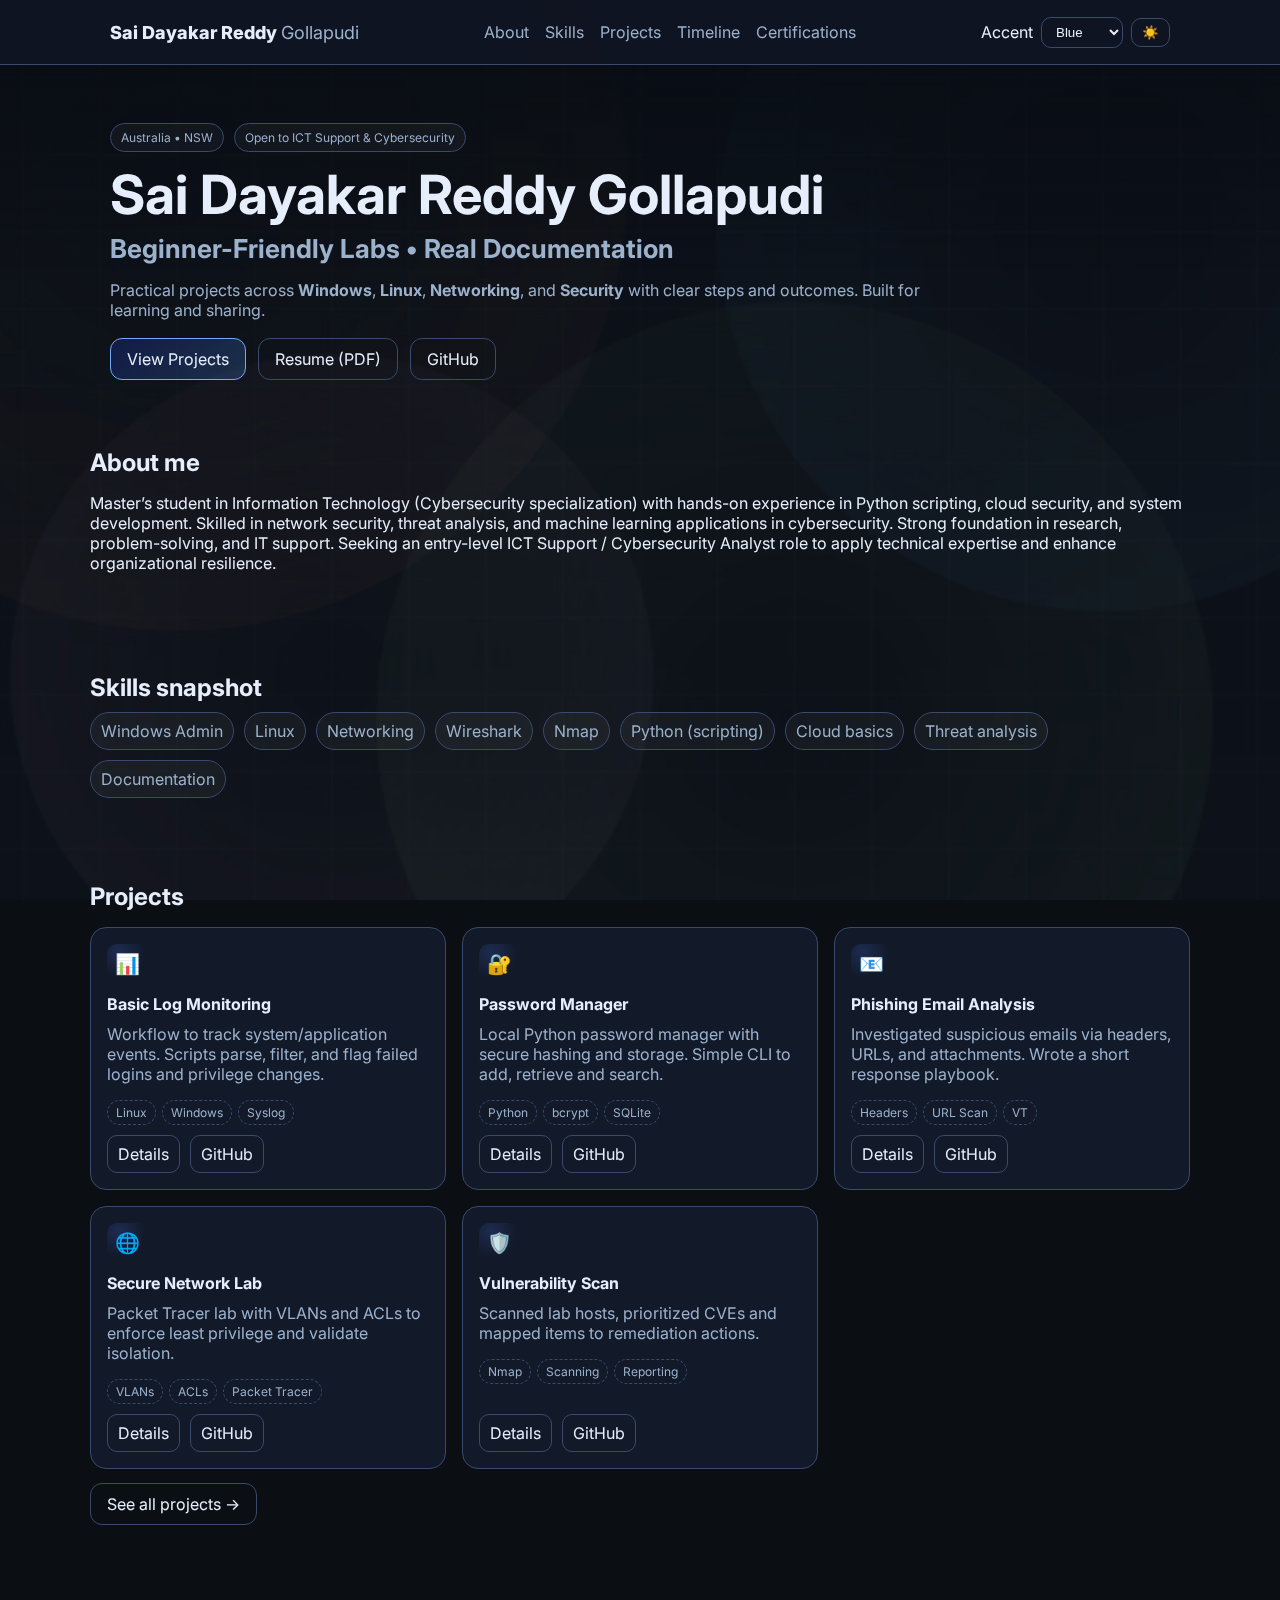
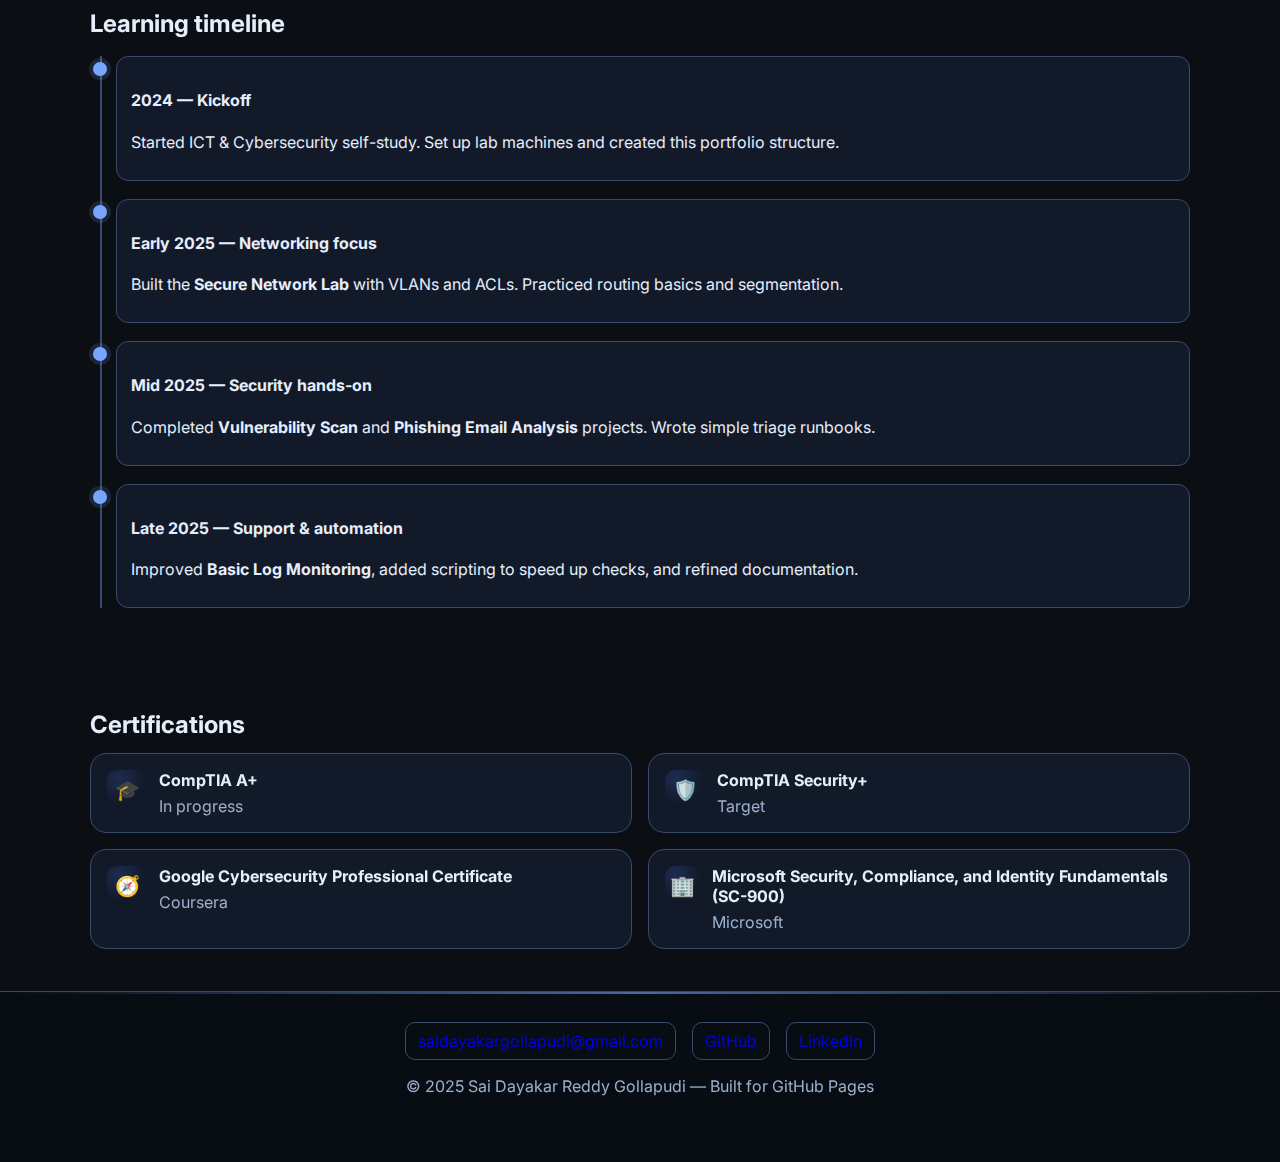
<file: index.html>
<!DOCTYPE html>
<html lang="en">
<head>

  <meta charset="UTF-8" />
  <meta name="viewport" content="width=device-width, initial-scale=1.0"/>
  <meta name="theme-color" content="#0b0f14">
  <meta property="og:type" content="website"/>
  <meta property="og:image" content="assets/meta/og-image.png"/>
  <meta name="twitter:card" content="summary_large_image"/>
  <meta name="twitter:image" content="assets/meta/og-image.png"/>
  <link rel="icon" type="image/png" sizes="32x32" href="assets/icons/favicon-32.png">
  <link rel="apple-touch-icon" href="assets/icons/icon-192.png">
  <link rel="manifest" href="site.webmanifest">
  <link rel="preconnect" href="https://fonts.googleapis.com">
  <link rel="preconnect" href="https://fonts.gstatic.com" crossorigin>
  <link href="https://fonts.googleapis.com/css2?family=Inter:wght@300;400;600;800&display=swap" rel="stylesheet">
  <link rel="stylesheet" href="style.v17.css?v=17"/>

  <title>Sai Dayakar Reddy Gollapudi — Portfolio</title>
  <meta name="description" content="ICT Support & Cybersecurity portfolio with beginner-friendly labs, projects and documentation."/>
</head>
<body>
  <header class="navbar">
    <div class="inner container">
      <a class="brand" href="index.html">Sai Dayakar Reddy <span class="sub">Gollapudi</span></a>
      <nav class="nav">
        <a href="#about">About</a>
        <a href="#skills">Skills</a>
        <a href="#projects">Projects</a>
        <a href="#timeline">Timeline</a>
        <a href="#certs">Certifications</a>
      </nav>
      <div class="controls">
        <label for="accentPicker">Accent</label>
        <select id="accentPicker" aria-label="Accent color">
          <option value="#78a6ff">Blue</option>
          <option value="#4ade80">Green</option>
          <option value="#f472b6">Pink</option>
          <option value="#f59e0b">Amber</option>
          <option value="#22d3ee">Cyan</option>
        </select>
        <button id="themeToggle" aria-label="Toggle dark mode">☀️</button>
      </div>
    </div>
  </header>

  <section class="hero">
    <div class="container">
      <div class="pill-row">
        <span class="pill">Australia • NSW</span>
        <span class="pill">Open to ICT Support & Cybersecurity</span>
      </div>
      <h1 class="title">Sai Dayakar Reddy Gollapudi</h1>
      <h2 class="subtitle">Beginner-Friendly Labs • Real Documentation</h2>
      <p class="lead">
        Practical projects across <strong>Windows</strong>, <strong>Linux</strong>, <strong>Networking</strong>, and <strong>Security</strong> with clear steps and outcomes. Built for learning and sharing.
      </p>
      <div class="cta-row">
        <a class="btn primary" href="#projects">View Projects</a>
        <a class="btn" href="resume.pdf" target="_blank" rel="noreferrer">Resume (PDF)</a>
        <a class="btn" href="https://github.com/saidayakar-cyber" target="_blank" rel="noreferrer">GitHub</a>
      </div>
    </div>
  </section>

  <section id="about" class="container section">
    <h3 class="section-title">About me</h3>
    <p>Master’s student in Information Technology (Cybersecurity specialization) with hands-on experience in Python scripting, cloud security, and system development. Skilled in network security, threat analysis, and machine learning applications in cybersecurity. Strong foundation in research, problem-solving, and IT support. Seeking an entry-level ICT Support / Cybersecurity Analyst role to apply technical expertise and enhance organizational resilience.</p>
  </section>

  <section id="skills" class="container section">
    <h3 class="section-title">Skills snapshot</h3>
    <div class="chips">
      <span>Windows Admin</span><span>Linux</span><span>Networking</span><span>Wireshark</span><span>Nmap</span>
      <span>Python (scripting)</span><span>Cloud basics</span><span>Threat analysis</span><span>Documentation</span>
    </div>
  </section>

  <section id="projects" class="container section">
    <h3 class="section-title">Projects</h3>
    <div class="grid">
      <article class="card"><div class="icon">📊</div><h4>Basic Log Monitoring</h4><p>Workflow to track system/application events. Scripts parse, filter, and flag failed logins and privilege changes.</p><div class="tags"><span>Linux</span><span>Windows</span><span>Syslog</span></div><div class="actions"><a href="projects/basic-log-monitoring.html">Details</a><a href="https://github.com/saidayakar-cyber/ICT-Cybersecurity-Portfolio/tree/main/ICT%20portfolio/Projects/Basic-Log-Monitoring" target="_blank" rel="noreferrer">GitHub</a></div></article>
      <article class="card"><div class="icon">🔐</div><h4>Password Manager</h4><p>Local Python password manager with secure hashing and storage. Simple CLI to add, retrieve and search.</p><div class="tags"><span>Python</span><span>bcrypt</span><span>SQLite</span></div><div class="actions"><a href="projects/password-manager.html">Details</a><a href="https://github.com/saidayakar-cyber/ICT-Cybersecurity-Portfolio/tree/main/ICT%20portfolio/Projects/Password-Manager" target="_blank" rel="noreferrer">GitHub</a></div></article>
      <article class="card"><div class="icon">📧</div><h4>Phishing Email Analysis</h4><p>Investigated suspicious emails via headers, URLs, and attachments. Wrote a short response playbook.</p><div class="tags"><span>Headers</span><span>URL Scan</span><span>VT</span></div><div class="actions"><a href="projects/phishing-email-analysis.html">Details</a><a href="https://github.com/saidayakar-cyber/ICT-Cybersecurity-Portfolio/tree/main/ICT%20portfolio/Projects/Phishing-Email-Analysis" target="_blank" rel="noreferrer">GitHub</a></div></article>
      <article class="card"><div class="icon">🌐</div><h4>Secure Network Lab</h4><p>Packet Tracer lab with VLANs and ACLs to enforce least privilege and validate isolation.</p><div class="tags"><span>VLANs</span><span>ACLs</span><span>Packet Tracer</span></div><div class="actions"><a href="projects/secure-network-lab.html">Details</a><a href="https://github.com/saidayakar-cyber/ICT-Cybersecurity-Portfolio/tree/main/ICT%20portfolio/Projects/Secure-Network-Lab" target="_blank" rel="noreferrer">GitHub</a></div></article>
      <article class="card"><div class="icon">🛡️</div><h4>Vulnerability Scan</h4><p>Scanned lab hosts, prioritized CVEs and mapped items to remediation actions.</p><div class="tags"><span>Nmap</span><span>Scanning</span><span>Reporting</span></div><div class="actions"><a href="projects/vulnerability-scan.html">Details</a><a href="https://github.com/saidayakar-cyber/ICT-Cybersecurity-Portfolio/tree/main/ICT%20portfolio/Projects/Vulnerability-Scan" target="_blank" rel="noreferrer">GitHub</a></div></article>
    </div>
    <div class="cta-row" style="margin-top:14px"><a class="btn" href="projects/index.html">See all projects →</a></div>
  </section>

  <section id="timeline" class="container section">
    <h3 class="section-title">Learning timeline</h3>
    <ol class="timeline">
      <li><div class="tl-dot"></div><div class="tl-card"><h4>2024 — Kickoff</h4><p>Started ICT & Cybersecurity self-study. Set up lab machines and created this portfolio structure.</p></div></li>
      <li><div class="tl-dot"></div><div class="tl-card"><h4>Early 2025 — Networking focus</h4><p>Built the <strong>Secure Network Lab</strong> with VLANs and ACLs. Practiced routing basics and segmentation.</p></div></li>
      <li><div class="tl-dot"></div><div class="tl-card"><h4>Mid 2025 — Security hands-on</h4><p>Completed <strong>Vulnerability Scan</strong> and <strong>Phishing Email Analysis</strong> projects. Wrote simple triage runbooks.</p></div></li>
      <li><div class="tl-dot"></div><div class="tl-card"><h4>Late 2025 — Support & automation</h4><p>Improved <strong>Basic Log Monitoring</strong>, added scripting to speed up checks, and refined documentation.</p></div></li>
    </ol>
  </section>

  <section id="certs" class="container section">
    <h3 class="section-title">Certifications</h3>
    <div class="certs-grid">
      <div class="cert"><div class="icon">🎓</div><div><h4>CompTIA A+</h4><p>In progress</p></div></div>
      <div class="cert"><div class="icon">🛡️</div><div><h4>CompTIA Security+</h4><p>Target</p></div></div>
      <div class="cert"><div class="icon">🧭</div><div><h4>Google Cybersecurity Professional Certificate</h4><p>Coursera</p></div></div>
      <div class="cert"><div class="icon">🏢</div><div><h4>Microsoft Security, Compliance, and Identity Fundamentals (SC-900)</h4><p>Microsoft</p></div></div>
    </div>
  </section>

  <footer class="footer">
    <div class="container">
      <div class="contact-quick">
        <a href="mailto:saidayakargollapudi@gmail.com">saidayakargollapudi@gmail.com</a>
        <a href="https://github.com/saidayakar-cyber" target="_blank" rel="noreferrer">GitHub</a>
        <a href="https://www.linkedin.com/in/sai-dayakar-reddy-gollapudi-b2b6651ab/" target="_blank" rel="noreferrer">LinkedIn</a>
      </div>
      <p>© 2025 Sai Dayakar Reddy Gollapudi — Built for GitHub Pages</p>
    </div>
  </footer>

  <button id="backToTop" class="back-to-top" aria-label="Back to top">↑</button>

  <script>

    (function(){
      const root = document.documentElement;
      const savedTheme = localStorage.getItem('theme');
      const savedAccent = localStorage.getItem('accent');
      if(savedTheme) root.classList.toggle('light', savedTheme === 'light');
      if(savedAccent) root.style.setProperty('--accent', savedAccent);
      const themeBtn = document.getElementById('themeToggle');
      themeBtn.addEventListener('click', () => { const isLight = root.classList.toggle('light'); localStorage.setItem('theme', isLight ? 'light' : 'dark'); themeBtn.textContent = isLight ? '🌙' : '☀️'; });
      themeBtn.textContent = root.classList.contains('light') ? '🌙' : '☀️';
      const picker = document.getElementById('accentPicker'); if(savedAccent) picker.value = savedAccent; picker.addEventListener('change', e => { root.style.setProperty('--accent', e.target.value); localStorage.setItem('accent', e.target.value); });
      const back = document.getElementById('backToTop'); window.addEventListener('scroll', () => { back.classList[window.scrollY>300?'add':'remove']('show'); }); back.addEventListener('click', () => window.scrollTo({top:0,behavior:'smooth'}));
    })();

  </script>
</body>
</html>
</file>
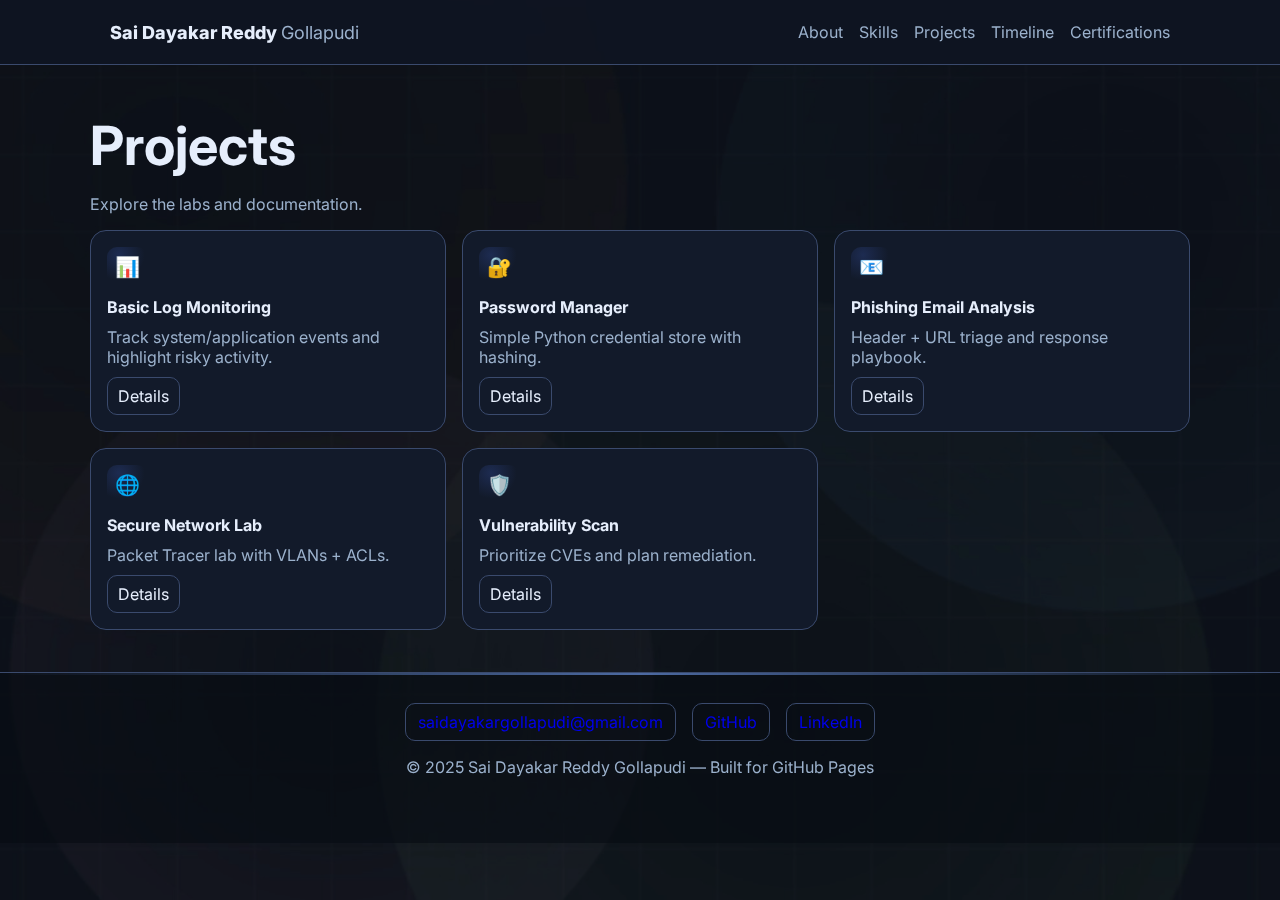
<file: projects/index.html>
<!DOCTYPE html><html lang="en"><head>

  <meta charset="UTF-8" />
  <meta name="viewport" content="width=device-width, initial-scale=1.0"/>
  <meta name="theme-color" content="#0b0f14">
  <meta property="og:type" content="website"/>
  <meta name="twitter:card" content="summary_large_image"/>
  <link rel="icon" type="image/png" sizes="32x32" href="../assets/icons/favicon-32.png">
  <link rel="apple-touch-icon" href="../assets/icons/icon-192.png">
  <link rel="manifest" href="../site.webmanifest">
  <link rel="preconnect" href="https://fonts.googleapis.com">
  <link rel="preconnect" href="https://fonts.gstatic.com" crossorigin>
  <link href="https://fonts.googleapis.com/css2?family=Inter:wght@300;400;600;800&display=swap" rel="stylesheet">
  <link rel="stylesheet" href="../style.v17.css?v=17"/>

<title>Projects — Sai Dayakar Reddy Gollapudi</title></head>
<body>
<header class="navbar"><div class="inner container">
<a class="brand" href="../index.html">Sai Dayakar Reddy <span class="sub">Gollapudi</span></a>
<nav class="nav">
<a href="../index.html#about">About</a>
<a href="../index.html#skills">Skills</a>
<a class="accent" href="../projects/index.html">Projects</a>
<a href="../index.html#timeline">Timeline</a>
<a href="../index.html#certs">Certifications</a>
</nav>
</div></header>
<main class="container section"><h1 class="title">Projects</h1>
<p class="lead">Explore the labs and documentation.</p>
<div class="grid">
  <article class="card"><div class="icon">📊</div><h4>Basic Log Monitoring</h4><p>Track system/application events and highlight risky activity.</p><div class="actions"><a href="basic-log-monitoring.html">Details</a></div></article>
  <article class="card"><div class="icon">🔐</div><h4>Password Manager</h4><p>Simple Python credential store with hashing.</p><div class="actions"><a href="password-manager.html">Details</a></div></article>
  <article class="card"><div class="icon">📧</div><h4>Phishing Email Analysis</h4><p>Header + URL triage and response playbook.</p><div class="actions"><a href="phishing-email-analysis.html">Details</a></div></article>
  <article class="card"><div class="icon">🌐</div><h4>Secure Network Lab</h4><p>Packet Tracer lab with VLANs + ACLs.</p><div class="actions"><a href="secure-network-lab.html">Details</a></div></article>
  <article class="card"><div class="icon">🛡️</div><h4>Vulnerability Scan</h4><p>Prioritize CVEs and plan remediation.</p><div class="actions"><a href="vulnerability-scan.html">Details</a></div></article>
</div>
</main>
<footer class="footer"><div class="container"><div class="contact-quick">
<a href="mailto:saidayakargollapudi@gmail.com">saidayakargollapudi@gmail.com</a>
<a href="https://github.com/saidayakar-cyber" target="_blank" rel="noreferrer">GitHub</a>
<a href="https://www.linkedin.com/in/sai-dayakar-reddy-gollapudi-b2b6651ab/" target="_blank" rel="noreferrer">LinkedIn</a>
</div><p>© 2025 Sai Dayakar Reddy Gollapudi — Built for GitHub Pages</p></div></footer>
</body></html>
</file>
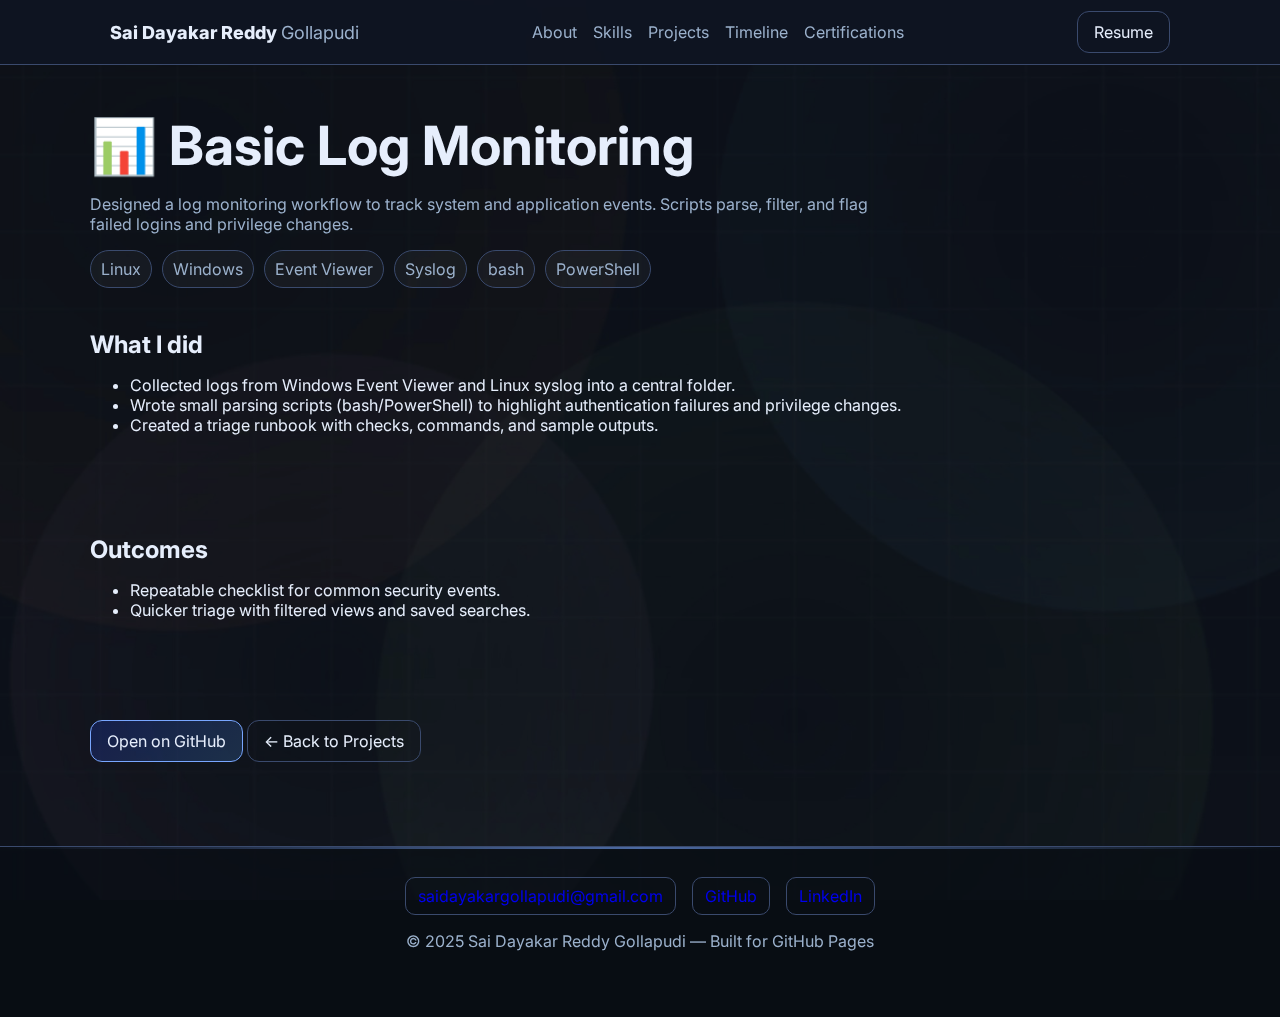
<file: projects/basic-log-monitoring.html>
<!DOCTYPE html>
<html lang="en">
<head>

  <meta charset="UTF-8" />
  <meta name="viewport" content="width=device-width, initial-scale=1.0"/>
  <meta name="theme-color" content="#0b0f14">
  <meta property="og:type" content="website"/>
  <meta name="twitter:card" content="summary_large_image"/>
  <link rel="icon" type="image/png" sizes="32x32" href="../assets/icons/favicon-32.png">
  <link rel="apple-touch-icon" href="../assets/icons/icon-192.png">
  <link rel="manifest" href="../site.webmanifest">
  <link rel="preconnect" href="https://fonts.googleapis.com">
  <link rel="preconnect" href="https://fonts.gstatic.com" crossorigin>
  <link href="https://fonts.googleapis.com/css2?family=Inter:wght@300;400;600;800&display=swap" rel="stylesheet">
  <link rel="stylesheet" href="../style.v17.css?v=17"/>

  <title>Basic Log Monitoring — Portfolio</title>
  <meta name="description" content="Designed a log monitoring workflow to track system and application events. Scripts parse, filter, and flag failed logins and privilege changes."/>
</head>
<body>
  <header class="navbar">
    <div class="inner container">
      <a class="brand" href="../index.html">Sai Dayakar Reddy <span class="sub">Gollapudi</span></a>
      <nav class="nav">
        <a href="../index.html#about">About</a>
        <a href="../index.html#skills">Skills</a>
        <a class="accent" href="../projects/index.html">Projects</a>
        <a href="../index.html#timeline">Timeline</a>
        <a href="../index.html#certs">Certifications</a>
      </nav>
      <a class="btn" href="../resume.pdf" target="_blank" rel="noreferrer">Resume</a>
    </div>
  </header>

  <main class="container section">
    <h1 class="title">📊 Basic Log Monitoring</h1>
    <p class="lead">Designed a log monitoring workflow to track system and application events. Scripts parse, filter, and flag failed logins and privilege changes.</p>
    <div class="chips"><span>Linux</span><span>Windows</span><span>Event Viewer</span><span>Syslog</span><span>bash</span><span>PowerShell</span></div>

    <div class="section">
      <h3 class="section-title">What I did</h3>
      <ul>
        <li>Collected logs from Windows Event Viewer and Linux syslog into a central folder.</li>
<li>Wrote small parsing scripts (bash/PowerShell) to highlight authentication failures and privilege changes.</li>
<li>Created a triage runbook with checks, commands, and sample outputs.</li>
      </ul>
    </div>

    <div class="section">
      <h3 class="section-title">Outcomes</h3>
      <ul>
        <li>Repeatable checklist for common security events.</li>
<li>Quicker triage with filtered views and saved searches.</li>
      </ul>
    </div>

    <div class="section">
      <a class="btn primary" href="https://github.com/saidayakar-cyber/ICT-Cybersecurity-Portfolio/tree/main/ICT%20portfolio/Projects/Basic-Log-Monitoring" target="_blank" rel="noreferrer">Open on GitHub</a>
      <a class="btn" href="../index.html#projects">← Back to Projects</a>
    </div>
  </main>

  <footer class="footer">
    <div class="container">
      <div class="contact-quick">
        <a href="mailto:saidayakargollapudi@gmail.com">saidayakargollapudi@gmail.com</a>
        <a href="https://github.com/saidayakar-cyber" target="_blank" rel="noreferrer">GitHub</a>
        <a href="https://www.linkedin.com/in/sai-dayakar-reddy-gollapudi-b2b6651ab/" target="_blank" rel="noreferrer">LinkedIn</a>
      </div>
      <p>© 2025 Sai Dayakar Reddy Gollapudi — Built for GitHub Pages</p>
    </div>
  </footer>
</body>
</html>
</file>
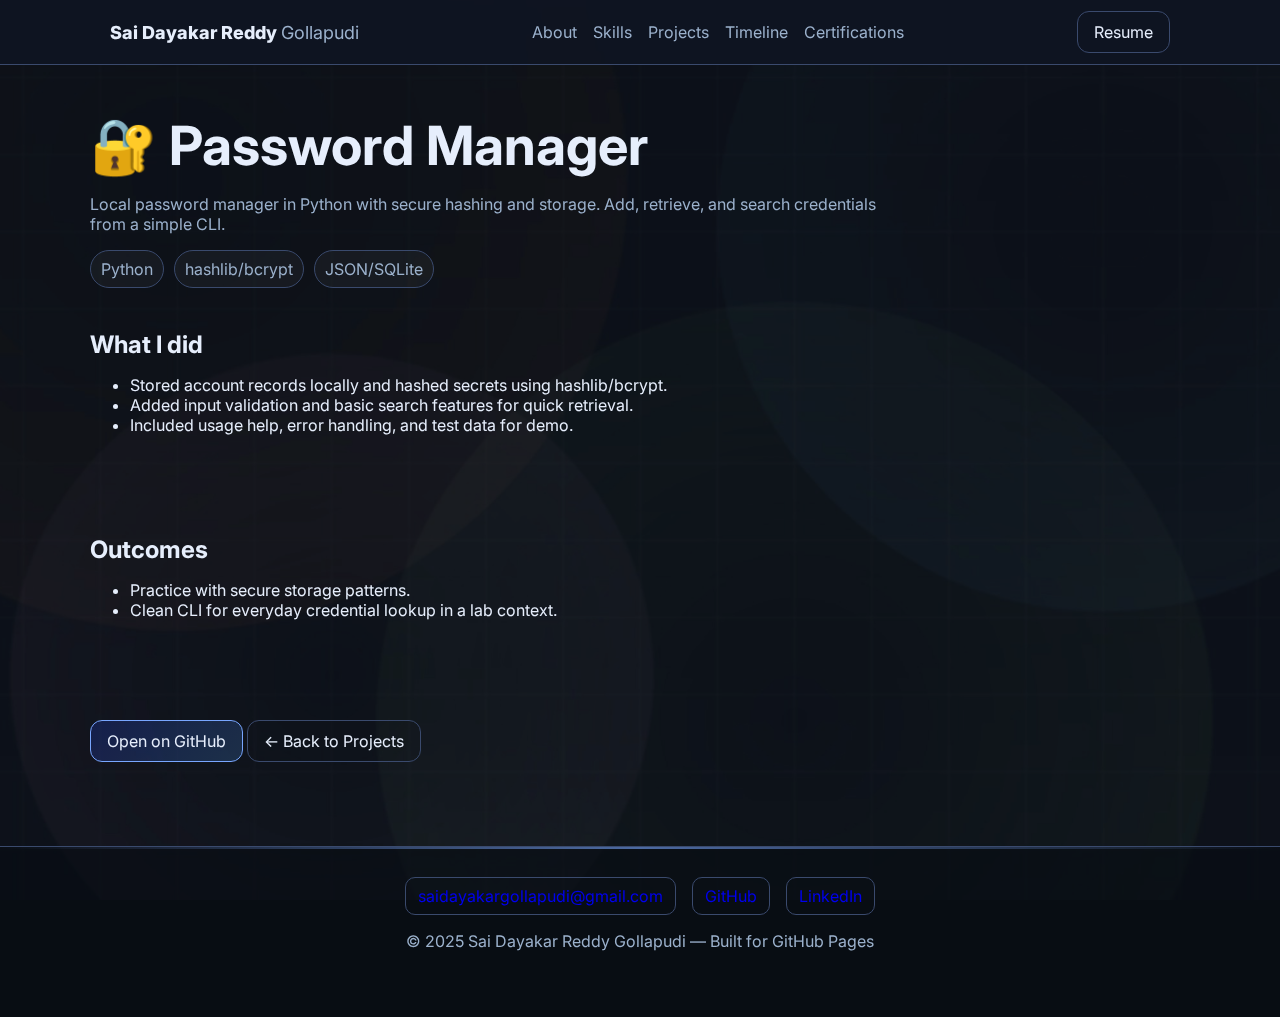
<file: projects/password-manager.html>
<!DOCTYPE html>
<html lang="en">
<head>

  <meta charset="UTF-8" />
  <meta name="viewport" content="width=device-width, initial-scale=1.0"/>
  <meta name="theme-color" content="#0b0f14">
  <meta property="og:type" content="website"/>
  <meta name="twitter:card" content="summary_large_image"/>
  <link rel="icon" type="image/png" sizes="32x32" href="../assets/icons/favicon-32.png">
  <link rel="apple-touch-icon" href="../assets/icons/icon-192.png">
  <link rel="manifest" href="../site.webmanifest">
  <link rel="preconnect" href="https://fonts.googleapis.com">
  <link rel="preconnect" href="https://fonts.gstatic.com" crossorigin>
  <link href="https://fonts.googleapis.com/css2?family=Inter:wght@300;400;600;800&display=swap" rel="stylesheet">
  <link rel="stylesheet" href="../style.v17.css?v=17"/>

  <title>Password Manager — Portfolio</title>
  <meta name="description" content="Local password manager in Python with secure hashing and storage. Add, retrieve, and search credentials from a simple CLI."/>
</head>
<body>
  <header class="navbar">
    <div class="inner container">
      <a class="brand" href="../index.html">Sai Dayakar Reddy <span class="sub">Gollapudi</span></a>
      <nav class="nav">
        <a href="../index.html#about">About</a>
        <a href="../index.html#skills">Skills</a>
        <a class="accent" href="../projects/index.html">Projects</a>
        <a href="../index.html#timeline">Timeline</a>
        <a href="../index.html#certs">Certifications</a>
      </nav>
      <a class="btn" href="../resume.pdf" target="_blank" rel="noreferrer">Resume</a>
    </div>
  </header>

  <main class="container section">
    <h1 class="title">🔐 Password Manager</h1>
    <p class="lead">Local password manager in Python with secure hashing and storage. Add, retrieve, and search credentials from a simple CLI.</p>
    <div class="chips"><span>Python</span><span>hashlib/bcrypt</span><span>JSON/SQLite</span></div>

    <div class="section">
      <h3 class="section-title">What I did</h3>
      <ul>
        <li>Stored account records locally and hashed secrets using hashlib/bcrypt.</li>
<li>Added input validation and basic search features for quick retrieval.</li>
<li>Included usage help, error handling, and test data for demo.</li>
      </ul>
    </div>

    <div class="section">
      <h3 class="section-title">Outcomes</h3>
      <ul>
        <li>Practice with secure storage patterns.</li>
<li>Clean CLI for everyday credential lookup in a lab context.</li>
      </ul>
    </div>

    <div class="section">
      <a class="btn primary" href="https://github.com/saidayakar-cyber/ICT-Cybersecurity-Portfolio/tree/main/ICT%20portfolio/Projects/Password-Manager" target="_blank" rel="noreferrer">Open on GitHub</a>
      <a class="btn" href="../index.html#projects">← Back to Projects</a>
    </div>
  </main>

  <footer class="footer">
    <div class="container">
      <div class="contact-quick">
        <a href="mailto:saidayakargollapudi@gmail.com">saidayakargollapudi@gmail.com</a>
        <a href="https://github.com/saidayakar-cyber" target="_blank" rel="noreferrer">GitHub</a>
        <a href="https://www.linkedin.com/in/sai-dayakar-reddy-gollapudi-b2b6651ab/" target="_blank" rel="noreferrer">LinkedIn</a>
      </div>
      <p>© 2025 Sai Dayakar Reddy Gollapudi — Built for GitHub Pages</p>
    </div>
  </footer>
</body>
</html>
</file>
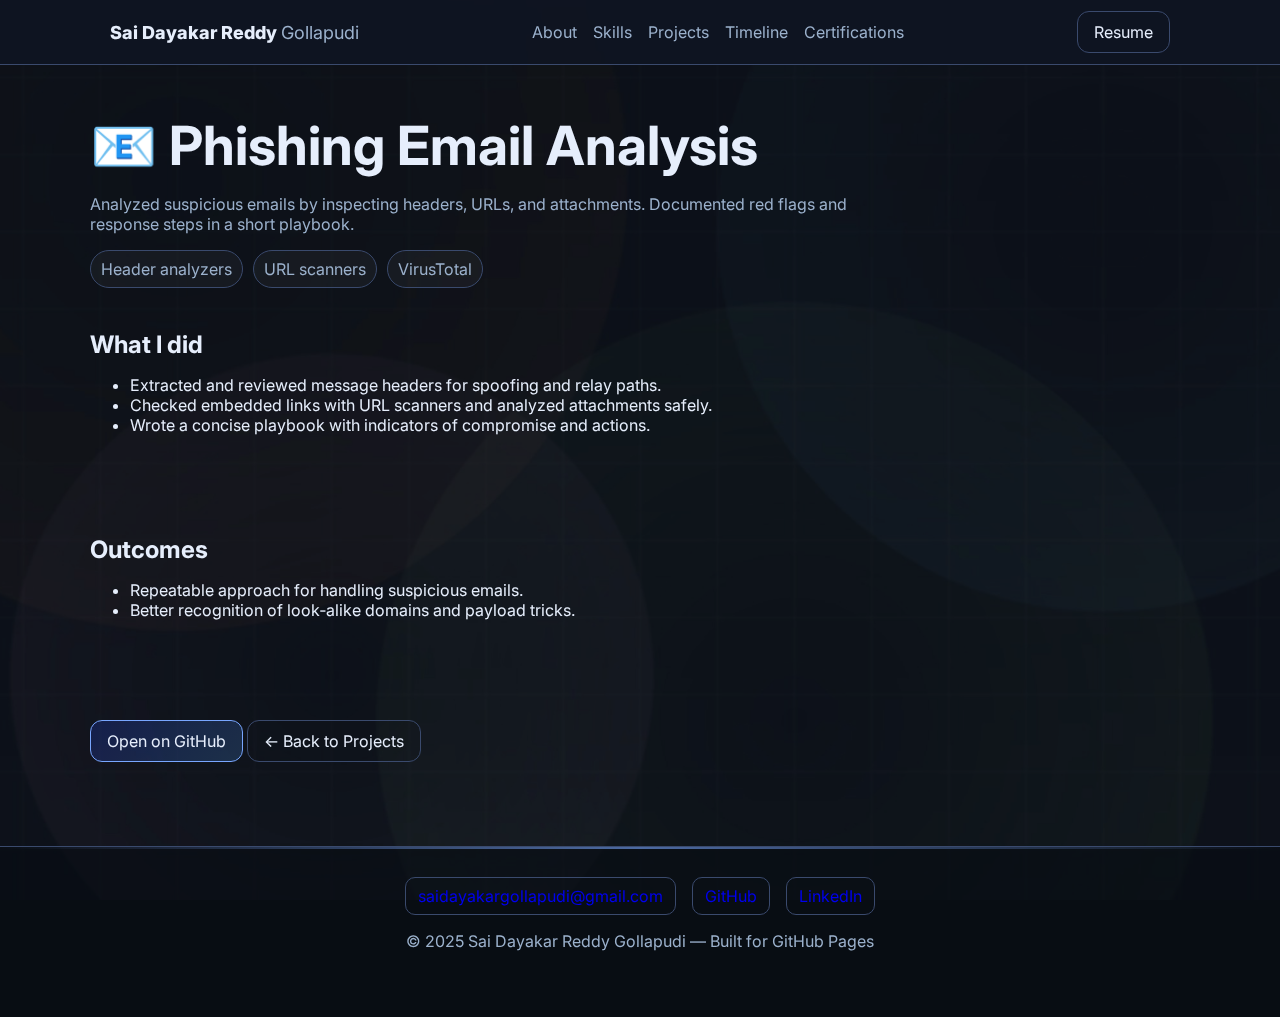
<file: projects/phishing-email-analysis.html>
<!DOCTYPE html>
<html lang="en">
<head>

  <meta charset="UTF-8" />
  <meta name="viewport" content="width=device-width, initial-scale=1.0"/>
  <meta name="theme-color" content="#0b0f14">
  <meta property="og:type" content="website"/>
  <meta name="twitter:card" content="summary_large_image"/>
  <link rel="icon" type="image/png" sizes="32x32" href="../assets/icons/favicon-32.png">
  <link rel="apple-touch-icon" href="../assets/icons/icon-192.png">
  <link rel="manifest" href="../site.webmanifest">
  <link rel="preconnect" href="https://fonts.googleapis.com">
  <link rel="preconnect" href="https://fonts.gstatic.com" crossorigin>
  <link href="https://fonts.googleapis.com/css2?family=Inter:wght@300;400;600;800&display=swap" rel="stylesheet">
  <link rel="stylesheet" href="../style.v17.css?v=17"/>

  <title>Phishing Email Analysis — Portfolio</title>
  <meta name="description" content="Analyzed suspicious emails by inspecting headers, URLs, and attachments. Documented red flags and response steps in a short playbook."/>
</head>
<body>
  <header class="navbar">
    <div class="inner container">
      <a class="brand" href="../index.html">Sai Dayakar Reddy <span class="sub">Gollapudi</span></a>
      <nav class="nav">
        <a href="../index.html#about">About</a>
        <a href="../index.html#skills">Skills</a>
        <a class="accent" href="../projects/index.html">Projects</a>
        <a href="../index.html#timeline">Timeline</a>
        <a href="../index.html#certs">Certifications</a>
      </nav>
      <a class="btn" href="../resume.pdf" target="_blank" rel="noreferrer">Resume</a>
    </div>
  </header>

  <main class="container section">
    <h1 class="title">📧 Phishing Email Analysis</h1>
    <p class="lead">Analyzed suspicious emails by inspecting headers, URLs, and attachments. Documented red flags and response steps in a short playbook.</p>
    <div class="chips"><span>Header analyzers</span><span>URL scanners</span><span>VirusTotal</span></div>

    <div class="section">
      <h3 class="section-title">What I did</h3>
      <ul>
        <li>Extracted and reviewed message headers for spoofing and relay paths.</li>
<li>Checked embedded links with URL scanners and analyzed attachments safely.</li>
<li>Wrote a concise playbook with indicators of compromise and actions.</li>
      </ul>
    </div>

    <div class="section">
      <h3 class="section-title">Outcomes</h3>
      <ul>
        <li>Repeatable approach for handling suspicious emails.</li>
<li>Better recognition of look‑alike domains and payload tricks.</li>
      </ul>
    </div>

    <div class="section">
      <a class="btn primary" href="https://github.com/saidayakar-cyber/ICT-Cybersecurity-Portfolio/tree/main/ICT%20portfolio/Projects/Phishing-Email-Analysis" target="_blank" rel="noreferrer">Open on GitHub</a>
      <a class="btn" href="../index.html#projects">← Back to Projects</a>
    </div>
  </main>

  <footer class="footer">
    <div class="container">
      <div class="contact-quick">
        <a href="mailto:saidayakargollapudi@gmail.com">saidayakargollapudi@gmail.com</a>
        <a href="https://github.com/saidayakar-cyber" target="_blank" rel="noreferrer">GitHub</a>
        <a href="https://www.linkedin.com/in/sai-dayakar-reddy-gollapudi-b2b6651ab/" target="_blank" rel="noreferrer">LinkedIn</a>
      </div>
      <p>© 2025 Sai Dayakar Reddy Gollapudi — Built for GitHub Pages</p>
    </div>
  </footer>
</body>
</html>
</file>
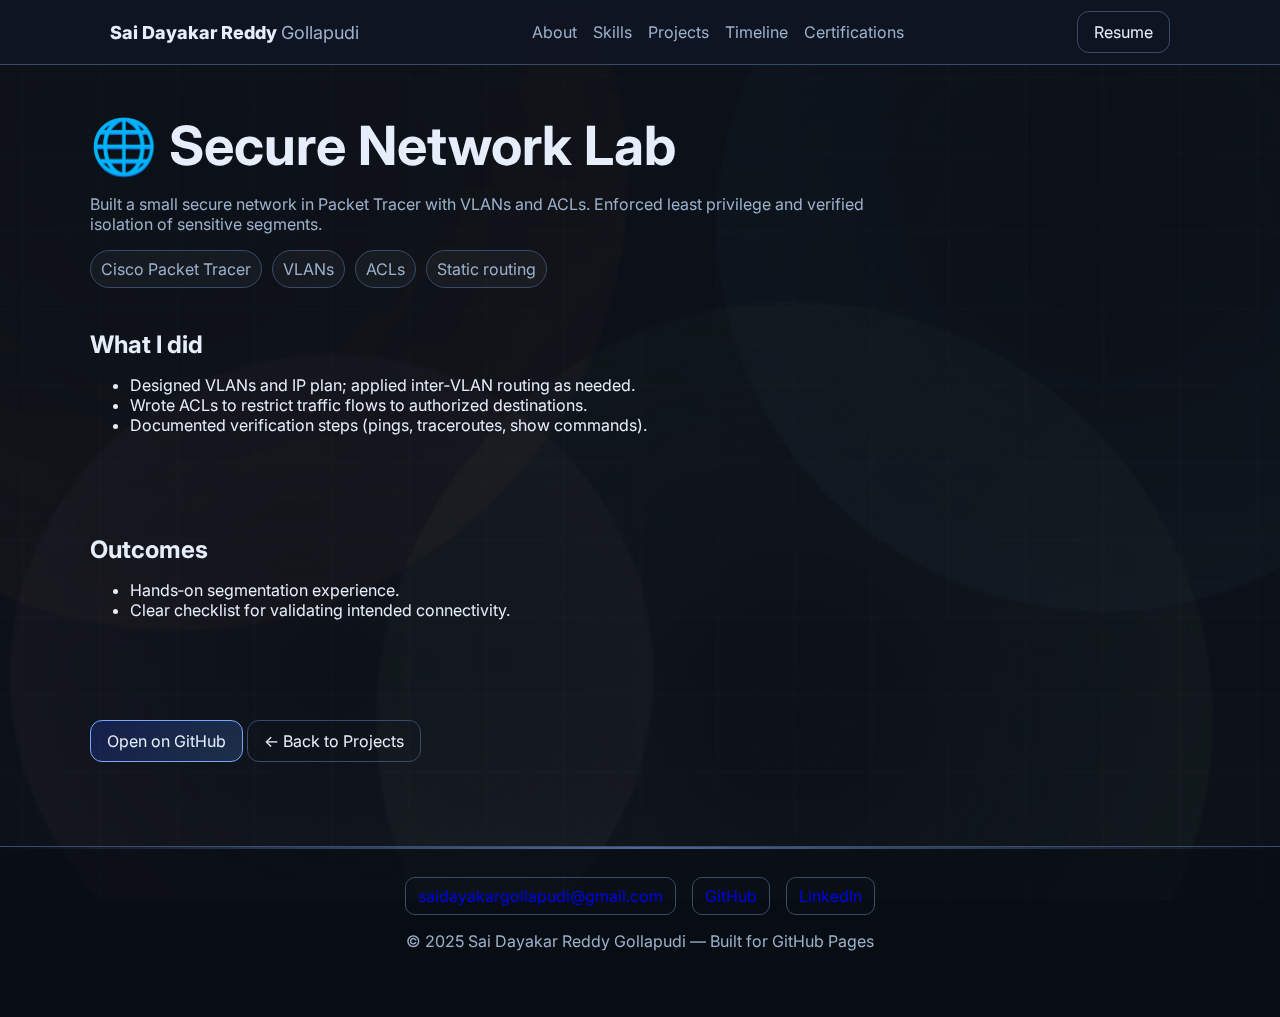
<file: projects/secure-network-lab.html>
<!DOCTYPE html>
<html lang="en">
<head>

  <meta charset="UTF-8" />
  <meta name="viewport" content="width=device-width, initial-scale=1.0"/>
  <meta name="theme-color" content="#0b0f14">
  <meta property="og:type" content="website"/>
  <meta name="twitter:card" content="summary_large_image"/>
  <link rel="icon" type="image/png" sizes="32x32" href="../assets/icons/favicon-32.png">
  <link rel="apple-touch-icon" href="../assets/icons/icon-192.png">
  <link rel="manifest" href="../site.webmanifest">
  <link rel="preconnect" href="https://fonts.googleapis.com">
  <link rel="preconnect" href="https://fonts.gstatic.com" crossorigin>
  <link href="https://fonts.googleapis.com/css2?family=Inter:wght@300;400;600;800&display=swap" rel="stylesheet">
  <link rel="stylesheet" href="../style.v17.css?v=17"/>

  <title>Secure Network Lab — Portfolio</title>
  <meta name="description" content="Built a small secure network in Packet Tracer with VLANs and ACLs. Enforced least privilege and verified isolation of sensitive segments."/>
</head>
<body>
  <header class="navbar">
    <div class="inner container">
      <a class="brand" href="../index.html">Sai Dayakar Reddy <span class="sub">Gollapudi</span></a>
      <nav class="nav">
        <a href="../index.html#about">About</a>
        <a href="../index.html#skills">Skills</a>
        <a class="accent" href="../projects/index.html">Projects</a>
        <a href="../index.html#timeline">Timeline</a>
        <a href="../index.html#certs">Certifications</a>
      </nav>
      <a class="btn" href="../resume.pdf" target="_blank" rel="noreferrer">Resume</a>
    </div>
  </header>

  <main class="container section">
    <h1 class="title">🌐 Secure Network Lab</h1>
    <p class="lead">Built a small secure network in Packet Tracer with VLANs and ACLs. Enforced least privilege and verified isolation of sensitive segments.</p>
    <div class="chips"><span>Cisco Packet Tracer</span><span>VLANs</span><span>ACLs</span><span>Static routing</span></div>

    <div class="section">
      <h3 class="section-title">What I did</h3>
      <ul>
        <li>Designed VLANs and IP plan; applied inter‑VLAN routing as needed.</li>
<li>Wrote ACLs to restrict traffic flows to authorized destinations.</li>
<li>Documented verification steps (pings, traceroutes, show commands).</li>
      </ul>
    </div>

    <div class="section">
      <h3 class="section-title">Outcomes</h3>
      <ul>
        <li>Hands‑on segmentation experience.</li>
<li>Clear checklist for validating intended connectivity.</li>
      </ul>
    </div>

    <div class="section">
      <a class="btn primary" href="https://github.com/saidayakar-cyber/ICT-Cybersecurity-Portfolio/tree/main/ICT%20portfolio/Projects/Secure-Network-Lab" target="_blank" rel="noreferrer">Open on GitHub</a>
      <a class="btn" href="../index.html#projects">← Back to Projects</a>
    </div>
  </main>

  <footer class="footer">
    <div class="container">
      <div class="contact-quick">
        <a href="mailto:saidayakargollapudi@gmail.com">saidayakargollapudi@gmail.com</a>
        <a href="https://github.com/saidayakar-cyber" target="_blank" rel="noreferrer">GitHub</a>
        <a href="https://www.linkedin.com/in/sai-dayakar-reddy-gollapudi-b2b6651ab/" target="_blank" rel="noreferrer">LinkedIn</a>
      </div>
      <p>© 2025 Sai Dayakar Reddy Gollapudi — Built for GitHub Pages</p>
    </div>
  </footer>
</body>
</html>
</file>
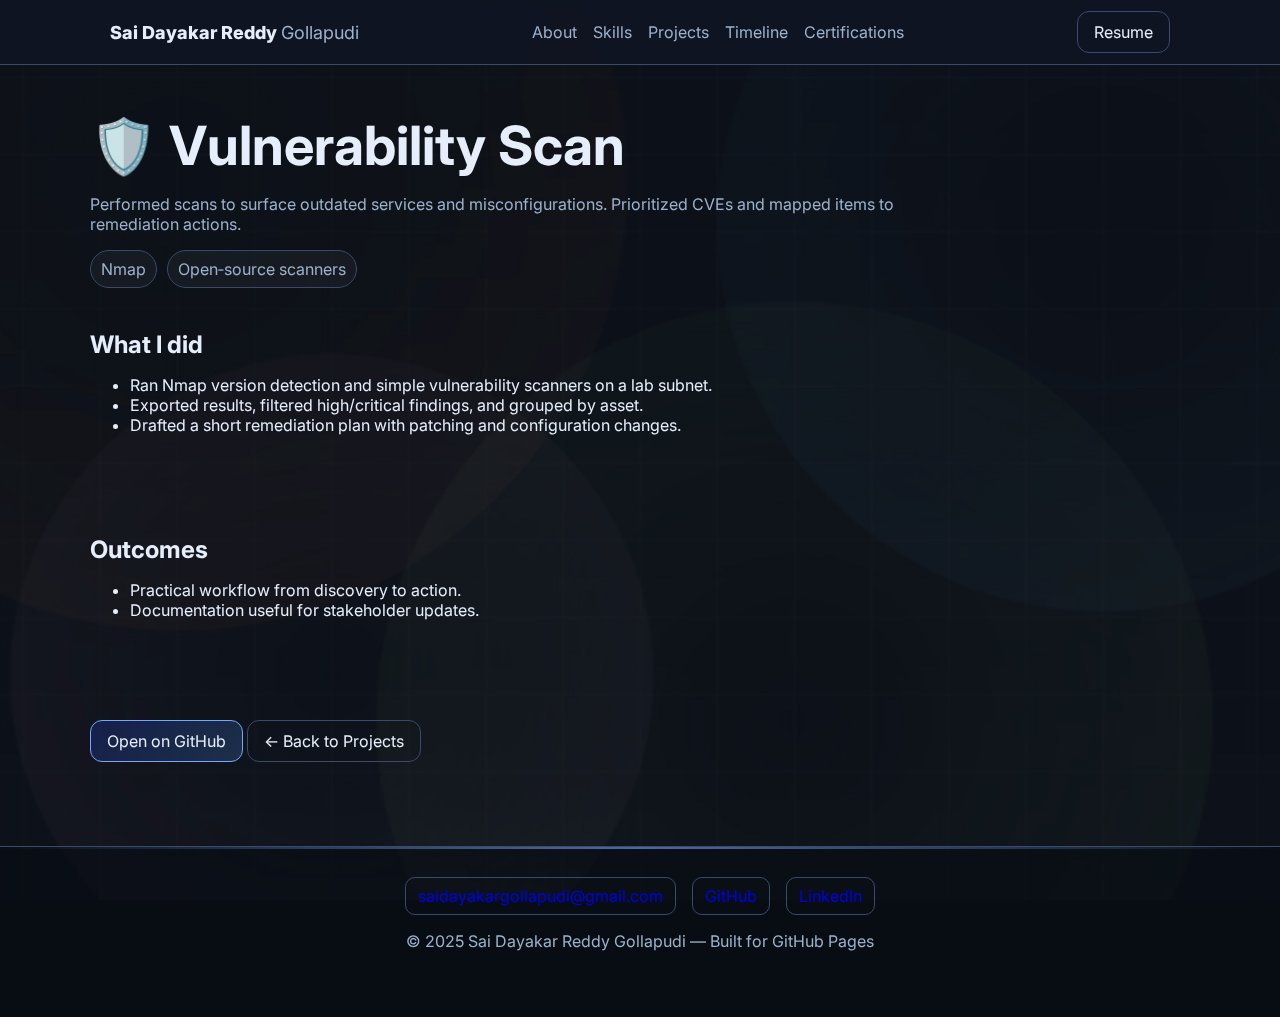
<file: projects/vulnerability-scan.html>
<!DOCTYPE html>
<html lang="en">
<head>

  <meta charset="UTF-8" />
  <meta name="viewport" content="width=device-width, initial-scale=1.0"/>
  <meta name="theme-color" content="#0b0f14">
  <meta property="og:type" content="website"/>
  <meta name="twitter:card" content="summary_large_image"/>
  <link rel="icon" type="image/png" sizes="32x32" href="../assets/icons/favicon-32.png">
  <link rel="apple-touch-icon" href="../assets/icons/icon-192.png">
  <link rel="manifest" href="../site.webmanifest">
  <link rel="preconnect" href="https://fonts.googleapis.com">
  <link rel="preconnect" href="https://fonts.gstatic.com" crossorigin>
  <link href="https://fonts.googleapis.com/css2?family=Inter:wght@300;400;600;800&display=swap" rel="stylesheet">
  <link rel="stylesheet" href="../style.v17.css?v=17"/>

  <title>Vulnerability Scan — Portfolio</title>
  <meta name="description" content="Performed scans to surface outdated services and misconfigurations. Prioritized CVEs and mapped items to remediation actions."/>
</head>
<body>
  <header class="navbar">
    <div class="inner container">
      <a class="brand" href="../index.html">Sai Dayakar Reddy <span class="sub">Gollapudi</span></a>
      <nav class="nav">
        <a href="../index.html#about">About</a>
        <a href="../index.html#skills">Skills</a>
        <a class="accent" href="../projects/index.html">Projects</a>
        <a href="../index.html#timeline">Timeline</a>
        <a href="../index.html#certs">Certifications</a>
      </nav>
      <a class="btn" href="../resume.pdf" target="_blank" rel="noreferrer">Resume</a>
    </div>
  </header>

  <main class="container section">
    <h1 class="title">🛡️ Vulnerability Scan</h1>
    <p class="lead">Performed scans to surface outdated services and misconfigurations. Prioritized CVEs and mapped items to remediation actions.</p>
    <div class="chips"><span>Nmap</span><span>Open‑source scanners</span></div>

    <div class="section">
      <h3 class="section-title">What I did</h3>
      <ul>
        <li>Ran Nmap version detection and simple vulnerability scanners on a lab subnet.</li>
<li>Exported results, filtered high/critical findings, and grouped by asset.</li>
<li>Drafted a short remediation plan with patching and configuration changes.</li>
      </ul>
    </div>

    <div class="section">
      <h3 class="section-title">Outcomes</h3>
      <ul>
        <li>Practical workflow from discovery to action.</li>
<li>Documentation useful for stakeholder updates.</li>
      </ul>
    </div>

    <div class="section">
      <a class="btn primary" href="https://github.com/saidayakar-cyber/ICT-Cybersecurity-Portfolio/tree/main/ICT%20portfolio/Projects/Vulnerability-Scan" target="_blank" rel="noreferrer">Open on GitHub</a>
      <a class="btn" href="../index.html#projects">← Back to Projects</a>
    </div>
  </main>

  <footer class="footer">
    <div class="container">
      <div class="contact-quick">
        <a href="mailto:saidayakargollapudi@gmail.com">saidayakargollapudi@gmail.com</a>
        <a href="https://github.com/saidayakar-cyber" target="_blank" rel="noreferrer">GitHub</a>
        <a href="https://www.linkedin.com/in/sai-dayakar-reddy-gollapudi-b2b6651ab/" target="_blank" rel="noreferrer">LinkedIn</a>
      </div>
      <p>© 2025 Sai Dayakar Reddy Gollapudi — Built for GitHub Pages</p>
    </div>
  </footer>
</body>
</html>
</file>
<file: style.v17.css>
:root{--bg:#0b0f14;--surface:#121a2a;--text:#e6eefc;--muted:#9bb1cc;--accent:#78a6ff;--ring:#3a4a6d}
:root.light{--bg:#f7f9fc;--surface:#fff;--text:#0b1220;--muted:#4a5a74;--accent:#3057d5;--ring:#cfd9ee}
*{box-sizing:border-box}html,body{height:100%;scroll-behavior:smooth}
body{margin:0;font-family:Inter,system-ui,-apple-system,Segoe UI,Roboto,Helvetica,Arial;color:var(--text);background:var(--bg)}
body::before{content:"";position:fixed;inset:0;background:url('assets/bg-colorful-v17.jpg') center/cover no-repeat;opacity:.36;z-index:-3}
.container{max-width:1100px;margin:0 auto;padding:0 20px}
.navbar{position:sticky;top:0;z-index:50;background:rgba(15,21,34,.88);backdrop-filter:blur(8px);border-bottom:1px solid var(--ring)}
.navbar .inner{display:flex;align-items:center;justify-content:space-between;height:64px}
.brand{font-weight:800;color:var(--text);text-decoration:none;font-size:18px}
.brand .sub{color:var(--muted);font-weight:400}
.nav{display:flex;gap:16px}
.nav a{color:var(--muted);text-decoration:none}
.nav a:hover{color:var(--text)}
.controls{display:flex;align-items:center;gap:8px}
select,button{background:transparent;border:1px solid var(--ring);color:var(--text);border-radius:10px;padding:6px 10px}
.hero{background: linear-gradient(180deg, rgba(7,11,18,.6) 0%, rgba(7,11,18,0) 60%);padding:58px 0 26px}
.title{font-size:clamp(30px,6vw,54px);margin:6px 0}
.subtitle{font-size:clamp(18px,3vw,26px);color:var(--muted);margin:0 0 14px}
.pill-row{display:flex;gap:10px;flex-wrap:wrap;margin-bottom:10px}
.pill{border:1px solid var(--ring);background:rgba(255,255,255,.04);color:var(--muted);padding:6px 10px;border-radius:999px;font-size:12px}
.lead{color:var(--muted);max-width:820px}
.cta-row{display:flex;gap:12px;margin-top:18px;flex-wrap:wrap}
.btn{display:inline-block;padding:10px 16px;border-radius:12px;border:1px solid var(--ring);color:var(--text);text-decoration:none}
.btn.primary{background:linear-gradient(135deg,#2449ff33,#53a0ff33);border-color:var(--accent)}
.section{padding:42px 0}
.section-title{font-size:24px;margin:0 0 10px}
.chips{display:flex;flex-wrap:wrap;gap:10px}.chips span{background:rgba(255,255,255,.04);border:1px solid var(--ring);padding:8px 10px;border-radius:999px;color:var(--muted)}
.grid{display:grid;grid-template-columns:repeat(3,1fr);gap:16px;margin-top:16px}
@media (max-width:1000px){.grid{grid-template-columns:repeat(2,1fr)}}@media (max-width:640px){.grid{grid-template-columns:1fr}}
.card{background:var(--surface);border:1px solid var(--ring);border-radius:16px;padding:16px;display:flex;flex-direction:column;gap:10px}
.card .icon{width:40px;height:40px;border-radius:10px;display:grid;place-items:center;background: radial-gradient(circle at 30% 20%, #3b5bbd44, transparent 60%);font-size:20px}
.card h4{margin:0}.card p{margin:0;color:var(--muted)}
.tags{display:flex;flex-wrap:wrap;gap:6px;margin-top:6px}.tags span{font-size:12px;padding:4px 8px;border-radius:999px;border:1px dashed var(--ring);color:var(--muted)}
.card .actions{margin-top:auto;display:flex;gap:10px}.card a{color:var(--text);text-decoration:none;border:1px solid var(--ring);padding:8px 10px;border-radius:10px}
.card a:hover{border-color:var(--accent)}
.footer{padding:30px 0 50px;color:var(--muted);text-align:center;border-top:1px solid var(--ring);background:rgba(7,11,18,.6)}
.footer .contact-quick{display:flex;gap:16px;justify-content:center;flex-wrap:wrap;margin-bottom:8px}
.back-to-top{position:fixed;right:18px;bottom:18px;border-radius:999px;width:44px;height:44px;border:1px solid var(--accent);background:linear-gradient(135deg,#2449ff33,#53a0ff33);color:var(--text);font-size:18px;display:none;align-items:center;justify-content:center;cursor:pointer;z-index:60}
.back-to-top.show{display:flex}
.timeline{list-style:none;margin:0;padding:0;position:relative}
.timeline li{position:relative;padding-left:26px;margin:18px 0}
.timeline::before{content:"";position:absolute;left:10px;top:0;bottom:0;width:2px;background:var(--ring)}
.tl-dot{position:absolute;left:3px;top:6px;width:14px;height:14px;border-radius:50%;background:var(--accent);box-shadow:0 0 0 4px rgba(120,166,255,.15)}
.tl-card{background:var(--surface);border:1px solid var(--ring);border-radius:12px;padding:12px 14px}
.certs-grid{display:grid;grid-template-columns:repeat(2,1fr);gap:16px;margin-top:14px}
@media (max-width:800px){.certs-grid{grid-template-columns:1fr}}
.cert{background:var(--surface);border:1px solid var(--ring);border-radius:16px;padding:16px;display:flex;gap:12px;align-items:flex-start}
.cert .icon{font-size:20px;width:40px;height:40px;display:grid;place-items:center;border-radius:10px;background: radial-gradient(circle at 30% 20%, #3b5bbd44, transparent 60%)}
.cert h4{margin:0 0 6px}
.cert p{margin:0;color:var(--muted)}

.footer{position:relative;overflow:hidden}
.footer::before{
  content:"";position:absolute;top:0;left:0;right:0;height:2px;
  background:linear-gradient(90deg, rgba(120,166,255,.0), rgba(120,166,255,.6), rgba(120,166,255,.0));
}
.footer .contact-quick a{
  border:1px solid var(--ring); padding:8px 12px; border-radius:10px; text-decoration:none;
}
.footer .contact-quick a:hover{border-color:var(--accent)}
</file>
